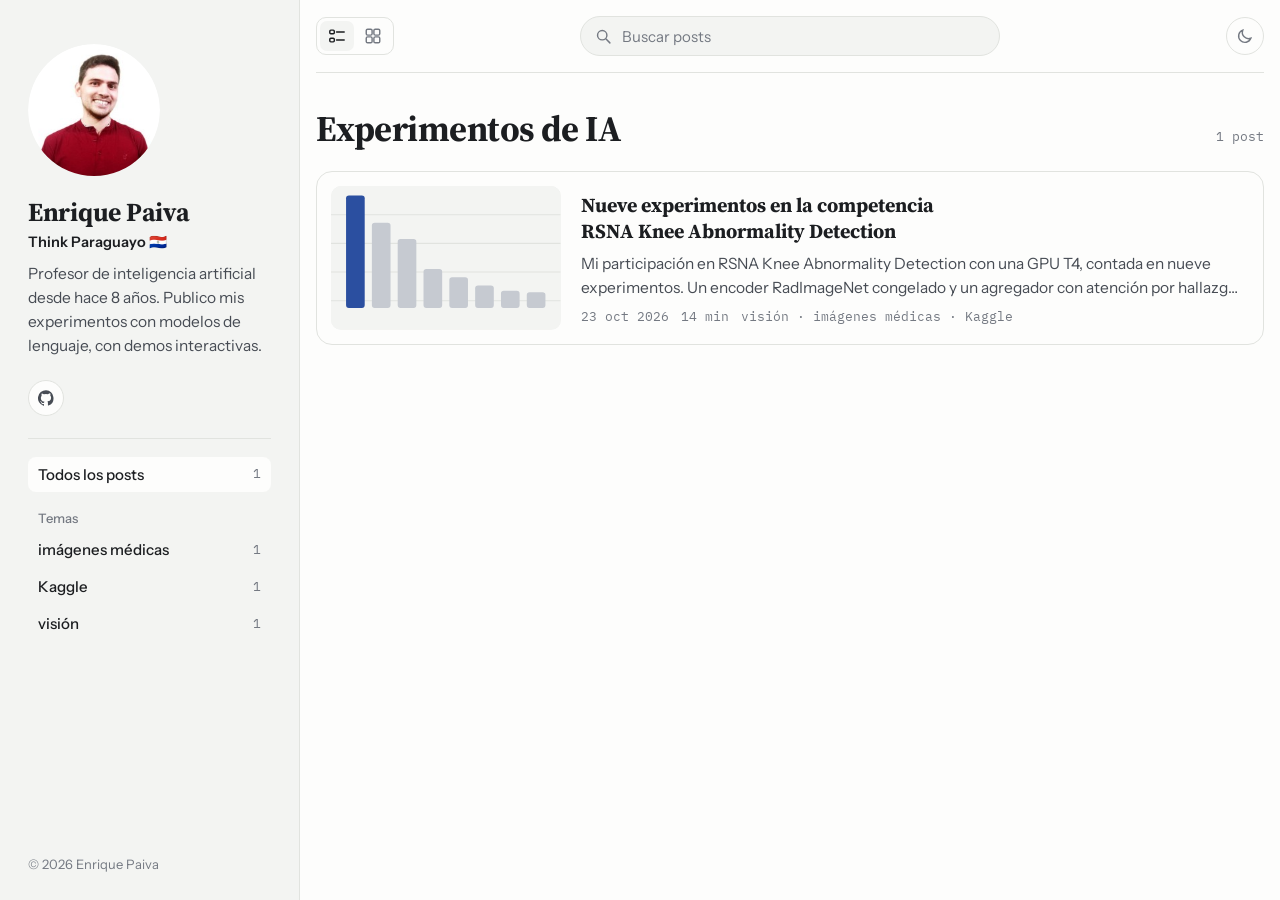
<file: index.html>
<!doctype html>
<html lang="es">
<head>
<meta charset="utf-8">
<meta name="viewport" content="width=device-width, initial-scale=1">
<link rel="preconnect" href="https://fonts.googleapis.com">
<link rel="preconnect" href="https://fonts.gstatic.com" crossorigin>
<link href="https://fonts.googleapis.com/css2?family=Source+Serif+4:ital,opsz,wght@0,8..60,400;0,8..60,600;0,8..60,700;1,8..60,400&family=IBM+Plex+Mono:wght@400;500&family=Instrument+Sans:wght@500;600&display=swap" rel="stylesheet">
<script>try{var t=localStorage.getItem("tema");if(t==="dark"||t==="light")document.documentElement.dataset.theme=t}catch(e){}</script>
<title>Enrique Paiva · Experimentos de IA</title>
<meta name="description" content="Experimentos con modelos de lenguaje, con demos interactivas. Blog de Enrique Paiva, Think Paraguayo.">
<link rel="stylesheet" href="assets/site.css?v=3">
</head>
<body data-root="" data-page="home">
<div class="shell">
  <aside class="side" id="side" aria-label="Perfil"></aside>
  <div class="content">
    <div class="toolbar" id="toolbar"></div>
    <main class="home">
      <div class="home-head">
        <h1>Experimentos de IA</h1>
        <span class="count" id="count"></span>
      </div>
      <div class="posts list" id="posts"></div>
      <p class="empty" id="empty" hidden>No hay posts que coincidan con «<span id="empty-q"></span>».</p>
      <div class="blank" id="blank" hidden>
        <span id="blank-art"></span>
        <h2>Todavía no hay posts</h2>
        <p>Aquí van a aparecer los experimentos, del más nuevo al más antiguo.</p>
      </div>
      <button type="button" class="more" id="more" hidden>Ver más posts</button>
    </main>
  </div>
</div>
<script src="assets/site.js?v=3"></script>
</body>
</html>
</file>
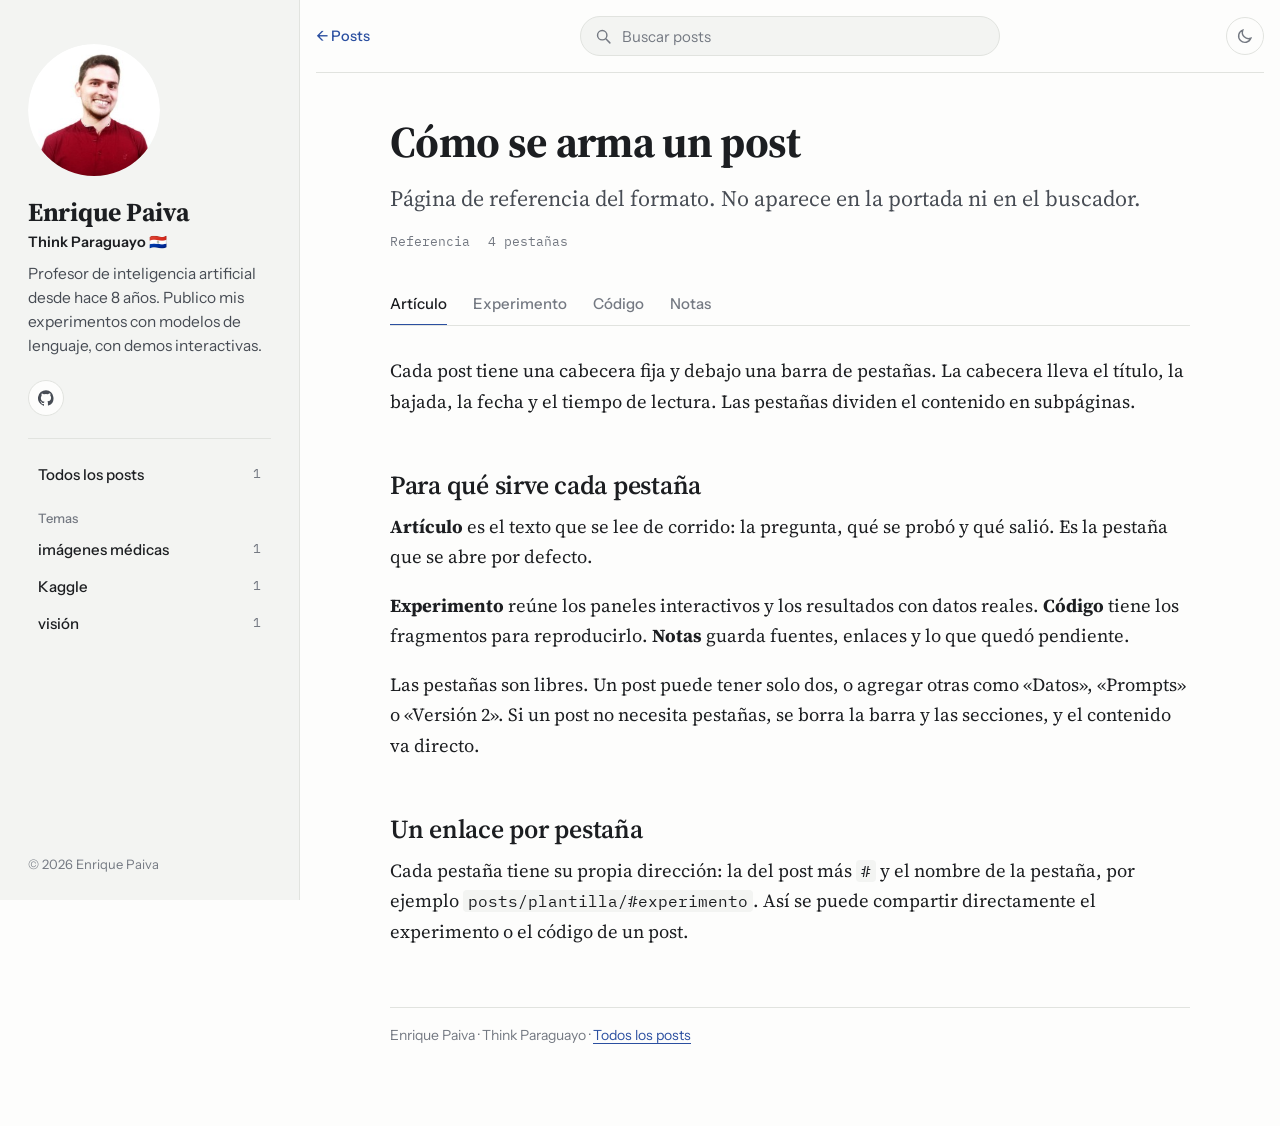
<file: posts/plantilla/index.html>
<!doctype html>
<html lang="es">
<head>
<meta charset="utf-8">
<meta name="viewport" content="width=device-width, initial-scale=1">
<link rel="preconnect" href="https://fonts.googleapis.com">
<link rel="preconnect" href="https://fonts.gstatic.com" crossorigin>
<link href="https://fonts.googleapis.com/css2?family=Source+Serif+4:ital,opsz,wght@0,8..60,400;0,8..60,600;0,8..60,700;1,8..60,400&family=IBM+Plex+Mono:wght@400;500&family=Instrument+Sans:wght@500;600&display=swap" rel="stylesheet">
<script>try{var t=localStorage.getItem("tema");if(t==="dark"||t==="light")document.documentElement.dataset.theme=t}catch(e){}</script>
<title>Cómo se arma un post · Enrique Paiva</title>
<meta name="robots" content="noindex">
<link rel="stylesheet" href="../../assets/site.css?v=3">
</head>
<body data-root="../../" data-page="post">
<div class="progress" id="progress" hidden></div>
<div class="shell">
  <aside class="side" id="side" aria-label="Perfil"></aside>
  <div class="content">
    <div class="toolbar" id="toolbar"></div>

    <!-- Página de referencia del formato. No figura en posts.json, así que no aparece en la portada.
         Para un post nuevo: copiar esta carpeta, cambiar el contenido y sumar su entrada en posts.json. -->
    <article class="col">
      <header class="post-head">
        <h1>Cómo se arma un post</h1>
        <p class="lead" style="margin-top:16px">Página de referencia del formato. No aparece en la portada ni en el buscador.</p>
        <div class="meta"><span>Referencia</span><span>4 pestañas</span></div>
      </header>
      <nav class="tabs" aria-label="Secciones del post">
        <a href="#articulo" data-tab="articulo">Artículo</a>
        <a href="#experimento" data-tab="experimento">Experimento</a>
        <a href="#codigo" data-tab="codigo">Código</a>
        <a href="#notas" data-tab="notas">Notas</a>
      </nav>

      <section class="tab-panel" data-tab="articulo">
        <p>Cada post tiene una cabecera fija y debajo una barra de pestañas. La cabecera lleva el título, la bajada, la fecha y el tiempo de lectura. Las pestañas dividen el contenido en subpáginas.</p>
        <h2>Para qué sirve cada pestaña</h2>
        <p><b>Artículo</b> es el texto que se lee de corrido: la pregunta, qué se probó y qué salió. Es la pestaña que se abre por defecto.</p>
        <p><b>Experimento</b> reúne los paneles interactivos y los resultados con datos reales. <b>Código</b> tiene los fragmentos para reproducirlo. <b>Notas</b> guarda fuentes, enlaces y lo que quedó pendiente.</p>
        <p>Las pestañas son libres. Un post puede tener solo dos, o agregar otras como «Datos», «Prompts» o «Versión 2». Si un post no necesita pestañas, se borra la barra y las secciones, y el contenido va directo.</p>
        <h2>Un enlace por pestaña</h2>
        <p>Cada pestaña tiene su propia dirección: la del post más <code>#</code> y el nombre de la pestaña, por ejemplo <code>posts/plantilla/#experimento</code>. Así se puede compartir directamente el experimento o el código de un post.</p>
      </section>

      <section class="tab-panel" data-tab="experimento" hidden>
        <p>Los paneles comparten un mismo formato: título, controles y resultado. Este calcula en vivo un softmax con temperatura sobre cuatro opciones.</p>
        <figure class="demo">
          <div class="demo-head"><b>Panel de ejemplo</b><span>softmax de 4 opciones</span></div>
          <div class="demo-body">
            <label class="ctl" for="pl-t"><span>Temperatura</span><input type="range" id="pl-t" min="0.1" max="3" step="0.05" value="1"><output id="pl-to">1,00</output></label>
            <div class="rows" id="pl-rows"></div>
            <div class="readout"><span>Opción más probable <b id="pl-top"></b></span></div>
          </div>
        </figure>
        <p>Los números de un post real salen de los archivos de resultados del experimento, nunca escritos a mano.</p>
      </section>

      <section class="tab-panel" data-tab="codigo" hidden>
        <p>El código va en bloques con botón para copiar.</p>
        <div class="code">
          <div class="code-head"><span>softmax.py</span><button class="btn" type="button" id="pl-copy">Copiar</button></div>
<pre id="pl-src"><span class="k">import</span> numpy <span class="k">as</span> np

<span class="k">def</span> softmax(z, T=1.0):
    z = np.array(z) / T
    p = np.exp(z - z.max())
    <span class="k">return</span> p / p.sum()</pre>
        </div>
      </section>

      <section class="tab-panel" data-tab="notas" hidden>
        <ul class="plain">
          <li>Fuentes: papers, documentación o conversaciones en las que se basa el experimento.</li>
          <li>Repositorio y versión exacta del código usado.</li>
          <li>Pendientes: lo que faltó probar y las ideas para una segunda parte.</li>
        </ul>
      </section>

      <p class="foot">Enrique Paiva · Think Paraguayo · <a href="../../index.html">Todos los posts</a></p>
    </article>
  </div>
</div>
<script src="../../assets/site.js?v=3"></script>
<script>
/* script propio del post: usa window.KIT */
(() => {
  const $ = (id) => document.getElementById(id);
  const L = ["A", "B", "C", "D"], Z = [2, 1, 0.5, 0], rows = KIT.makeRows($("pl-rows"), L);
  KIT.bindRange($("pl-t"), $("pl-to"), 2, (T) => {
    const e = Z.map((z) => Math.exp(z / T)), s = e.reduce((a, b) => a + b, 0), p = e.map((v) => v / s), top = p.indexOf(Math.max(...p));
    rows.forEach((r, i) => { r.fill.style.width = p[i] * 100 + "%"; r.val.textContent = KIT.pct(p[i]); r.row.classList.toggle("top", i === top); });
    $("pl-top").textContent = L[top] + " · " + KIT.pct(p[top]);
  });
  KIT.copyButton($("pl-copy"), $("pl-src"));
})();
</script>
</body>
</html>
</file>
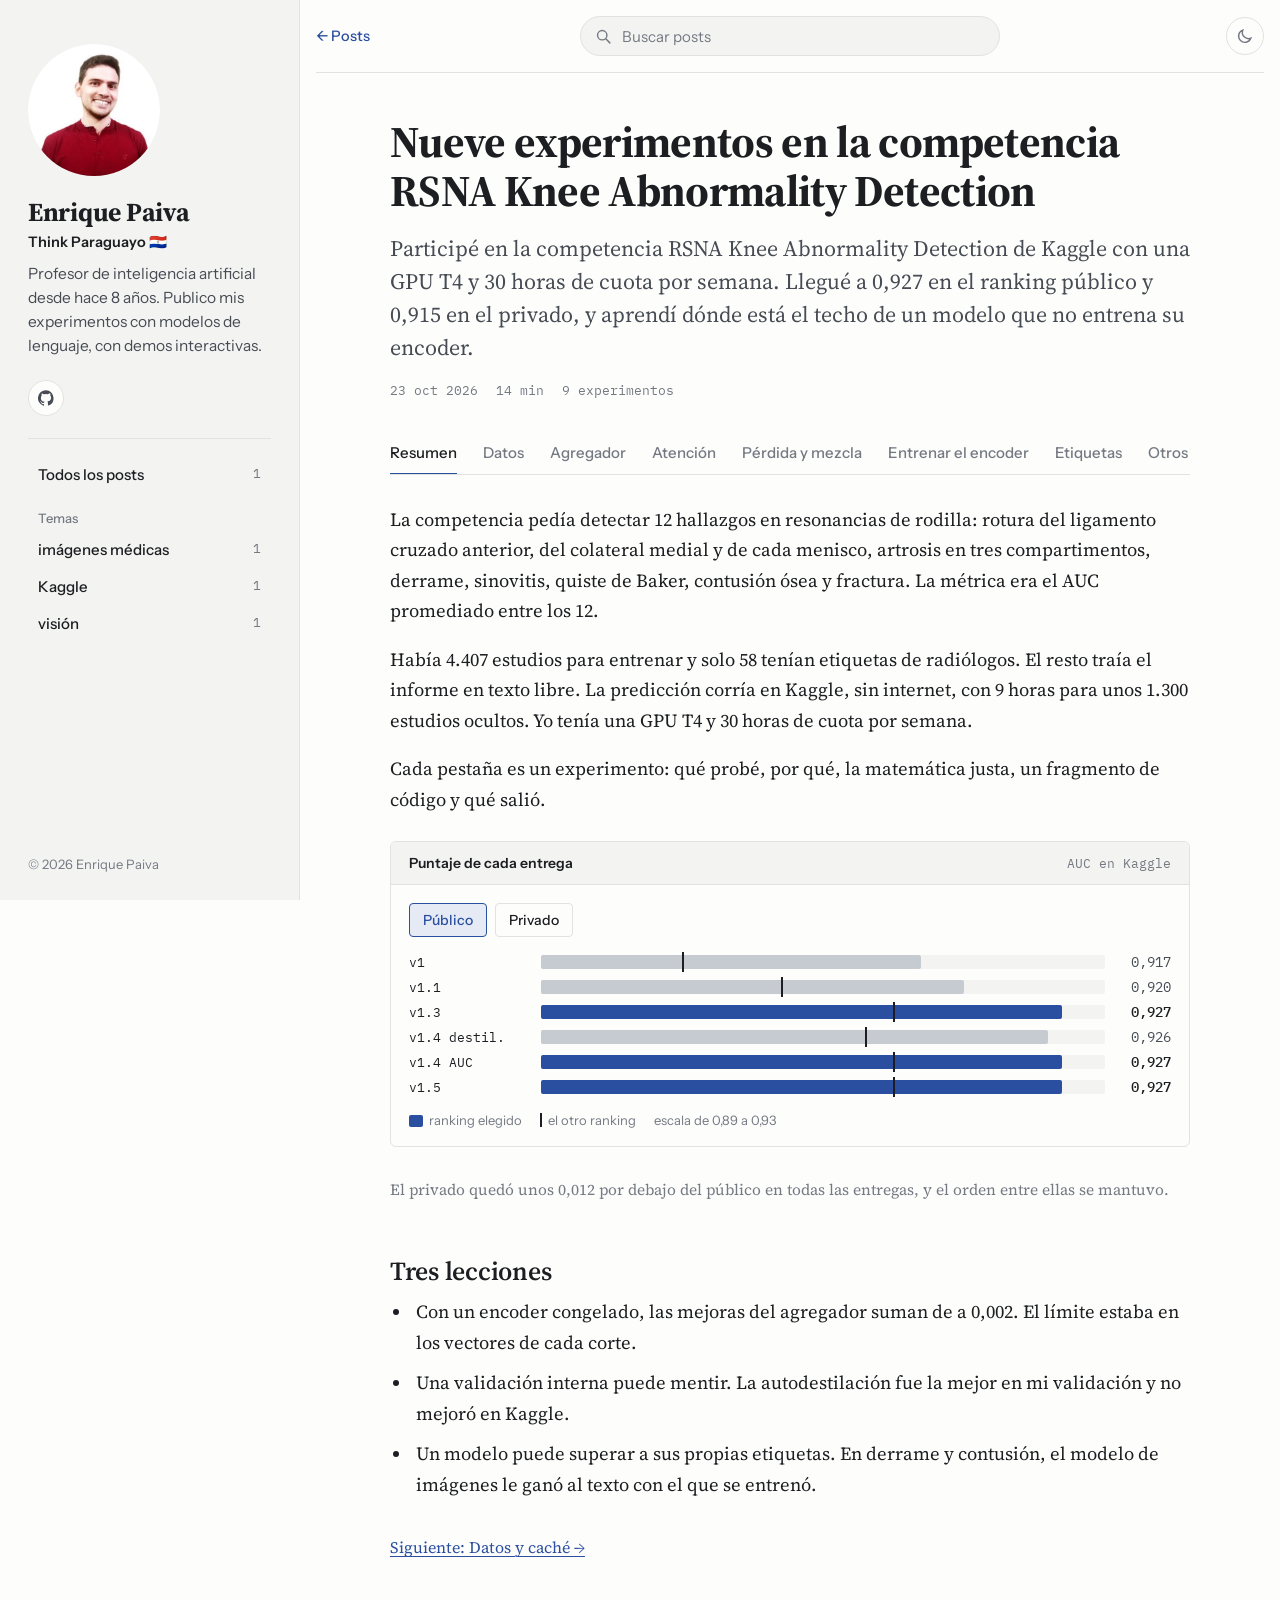
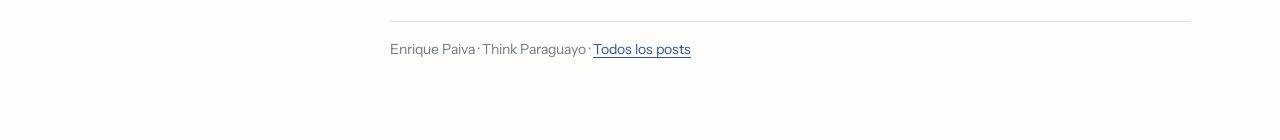
<file: posts/rsna-rodilla/index.html>
<!doctype html>
<html lang="es">
<head>
<meta charset="utf-8">
<meta name="viewport" content="width=device-width, initial-scale=1">
<link rel="preconnect" href="https://fonts.googleapis.com">
<link rel="preconnect" href="https://fonts.gstatic.com" crossorigin>
<link href="https://fonts.googleapis.com/css2?family=Source+Serif+4:ital,opsz,wght@0,8..60,400;0,8..60,600;0,8..60,700;1,8..60,400&family=IBM+Plex+Mono:wght@400;500&family=Instrument+Sans:wght@500;600&display=swap" rel="stylesheet">
<script>try{var t=localStorage.getItem("tema");if(t==="dark"||t==="light")document.documentElement.dataset.theme=t}catch(e){}</script>
<title>Nueve experimentos en la competencia RSNA Knee Abnormality Detection · Enrique Paiva</title>
<link rel="stylesheet" href="../../assets/site.css?v=3">
<style>.cmp{width:100%;border-collapse:collapse;font:400 15px var(--ui);margin:6px 0 22px}.cmp td{padding:8px;border-bottom:1px solid var(--rule);vertical-align:top}.log td:first-child{white-space:nowrap;font:400 13.5px var(--mono);color:var(--muted);width:5.5rem}.wrap{overflow-x:auto}.row .tk{font-size:13px}.formula{font-size:19px;line-height:1.9}.chips{display:flex;flex-wrap:wrap;gap:6px}.chips .btn{min-height:30px;padding:3px 10px;font:500 13px var(--mono)}.sub2{font:600 14px var(--ui);color:var(--ink-2);margin:8px 0 2px}</style>
</head>
<body data-root="../../" data-page="post">
<div class="progress" id="progress" hidden></div>
<div class="shell">
  <aside class="side" id="side" aria-label="Perfil"></aside>
  <div class="content">
    <div class="toolbar" id="toolbar"></div>

    <article class="col">
      <header class="post-head">
        <h1>Nueve experimentos en la competencia RSNA Knee Abnormality Detection</h1>
        <p class="lead" style="margin-top:16px">Participé en la competencia RSNA Knee Abnormality Detection de Kaggle con una GPU T4 y 30 horas de cuota por semana. Llegué a 0,927 en el ranking público y 0,915 en el privado, y aprendí dónde está el techo de un modelo que no entrena su encoder.</p>
        <div class="meta"><span>23 oct 2026</span><span>14 min</span><span>9 experimentos</span></div>
      </header>
      <nav class="tabs" aria-label="Experimentos">
        <a href="#resumen" data-tab="resumen">Resumen</a>
        <a href="#datos" data-tab="datos">Datos</a>
        <a href="#agregador" data-tab="agregador">Agregador</a>
        <a href="#atencion" data-tab="atencion">Atención</a>
        <a href="#perdida" data-tab="perdida">Pérdida y mezcla</a>
        <a href="#encoder" data-tab="encoder">Entrenar el encoder</a>
        <a href="#etiquetas" data-tab="etiquetas">Etiquetas</a>
        <a href="#encoders" data-tab="encoders">Otros encoders</a>
        <a href="#cierre" data-tab="cierre">Cierre</a>
      </nav>

      <section class="tab-panel" data-tab="resumen">
        <p>La competencia pedía detectar 12 hallazgos en resonancias de rodilla: rotura del ligamento cruzado anterior, del colateral medial y de cada menisco, artrosis en tres compartimentos, derrame, sinovitis, quiste de Baker, contusión ósea y fractura. La métrica era el AUC promediado entre los 12.</p>
        <p>Había 4.407 estudios para entrenar y solo 58 tenían etiquetas de radiólogos. El resto traía el informe en texto libre. La predicción corría en Kaggle, sin internet, con 9 horas para unos 1.300 estudios ocultos. Yo tenía una GPU T4 y 30 horas de cuota por semana.</p>
        <p>Cada pestaña es un experimento: qué probé, por qué, la matemática justa, un fragmento de código y qué salió.</p>
        <figure class="demo">
          <div class="demo-head"><b>Puntaje de cada entrega</b><span>AUC en Kaggle</span></div>
          <div class="demo-body">
            <div class="btns" role="group" aria-label="Ranking"><button class="btn" type="button" id="sb-pub" aria-pressed="true">Público</button><button class="btn" type="button" id="sb-prv" aria-pressed="false">Privado</button></div>
            <div class="rows" id="sb-rows"></div>
            <div class="legend"><span><i class="sw"></i>ranking elegido</span><span><i class="ln"></i>el otro ranking</span><span>escala de 0,89 a 0,93</span></div>
          </div>
        </figure>
        <p class="cap">El privado quedó unos 0,012 por debajo del público en todas las entregas, y el orden entre ellas se mantuvo.</p>
        <h2>Tres lecciones</h2>
        <ul class="plain">
          <li>Con un encoder congelado, las mejoras del agregador suman de a 0,002. El límite estaba en los vectores de cada corte.</li>
          <li>Una validación interna puede mentir. La autodestilación fue la mejor en mi validación y no mejoró en Kaggle.</li>
          <li>Un modelo puede superar a sus propias etiquetas. En derrame y contusión, el modelo de imágenes le ganó al texto con el que se entrenó.</li>
        </ul>
        <p class="note" style="margin-top:34px"><a href="#datos">Siguiente: Datos y caché →</a></p>
      </section>

      <section class="tab-panel" data-tab="datos" hidden>
        <h2>De un estudio a bolsas de cortes</h2>
        <p>Cada estudio trae varias series, y cada serie es una pila de cortes 2D en un plano: sagital, coronal o axial. En total eran 24.371 series, con una mediana de 30 cortes por serie y 512 píxeles de lado.</p>
        <p>Agrupé las series en 6 casilleros fijos según el plano y si la secuencia resalta el líquido, que es donde se ven derrame y edema. Si un estudio tiene dos series para el mismo casillero, al entrenar elijo una al azar y al predecir uso la de más cortes.</p>
        <figure class="diagram"><svg viewBox="0 0 640 100" role="img" aria-label="DICOM a Orientación a Espejo a 256 px a 6 casilleros"><rect x="0.0" y="18" width="107.2" height="64" rx="6"/><text x="53.6" y="46" text-anchor="middle">DICOM</text><text class="sm" x="53.6" y="66" text-anchor="middle">series del estudio</text><path d="M110.2 50 H128.2"/><path class="head" d="M132.2 50 l-7 -4 v8 z"/><rect x="133.2" y="18" width="107.2" height="64" rx="6"/><text x="186.8" y="46" text-anchor="middle">Orientación</text><text class="sm" x="186.8" y="66" text-anchor="middle">plano común</text><path d="M243.4 50 H261.4"/><path class="head" d="M265.4 50 l-7 -4 v8 z"/><rect x="266.4" y="18" width="107.2" height="64" rx="6"/><text x="320.0" y="46" text-anchor="middle">Espejo</text><text class="sm" x="320.0" y="66" text-anchor="middle">izquierda a derecha</text><path d="M376.6 50 H394.6"/><path class="head" d="M398.6 50 l-7 -4 v8 z"/><rect x="399.6" y="18" width="107.2" height="64" rx="6"/><text x="453.2" y="46" text-anchor="middle">256 px</text><text class="sm" x="453.2" y="66" text-anchor="middle">uint8 por serie</text><path d="M509.8 50 H527.8"/><path class="head" d="M531.8 50 l-7 -4 v8 z"/><rect class="hl" x="532.8" y="18" width="107.2" height="64" rx="6"/><text x="586.4" y="46" text-anchor="middle">6 casilleros</text><text class="sm" x="586.4" y="66" text-anchor="middle">plano y líquido</text></svg></figure>
        <h2>Orientación y espejo</h2>
        <p>Los equipos guardan las imágenes con orientaciones distintas. Con la geometría guardada en el DICOM reordeno cada serie a un mismo sistema de ejes, y además ordeno los cortes por su posición real. Así, en cada plano, filas, columnas y cortes apuntan siempre en la misma dirección anatómica.</p>
        <p>Después espejo las rodillas izquierdas para que se vean como derechas. Con eso, en coronal y axial el compartimento medial queda siempre del mismo lado de la imagen, y el modelo no tiene que aprender dos versiones de cada lesión.</p>
        <div class="code"><div class="code-head"><span>espejo.py</span><button class="btn" type="button" id="cp-datos">Copiar</button></div>
<pre id="src-datos"><span class="k">def</span> orientar(vol, izquierda, plano):
    <span class="c"># vol [cortes, alto, ancho] en orientación canónica</span>
    <span class="k">if</span> izquierda <span class="k">and</span> plano == "Sagittal":
        <span class="k">return</span> vol[::-1]          <span class="c"># invertir el orden de los cortes</span>
    <span class="k">return</span> vol[:, :, ::-1] <span class="k">if</span> izquierda <span class="k">else</span> vol</pre></div>
        <h2>Un caché para no leer DICOM dos veces</h2>
        <p>Leer los 820 mil archivos DICOM es lento. Los procesé una sola vez, en cuatro notebooks de CPU en paralelo, y guardé cada serie a 256 píxeles en enteros de 8 bits, con un recorte de intensidad entre los percentiles 0,5 y 99,5. Quedó un caché de 54 GB que usaron todos los experimentos siguientes.</p>
        <p class="note">En test no hay caché: el notebook de inferencia aplica el mismo código directo sobre los DICOM.</p>
        <p class="note" style="margin-top:34px"><a href="#agregador">Siguiente: Encoder congelado y agregador →</a></p>
      </section>

      <section class="tab-panel" data-tab="agregador" hidden>
        <h2>Por qué congelar el encoder</h2>
        <p>Entrenar una red de imágenes sobre 4.400 estudios, con cientos de cortes cada uno, no entraba en 30 horas semanales de T4. La alternativa fue usar una ResNet-50 preentrenada en RadImageNet, una base de 1,35 millones de imágenes médicas, y no tocarla. Cada corte entra a 224 píxeles y sale como un vector de 2048 números.</p>
        <p>Calculé esos vectores una vez para los 819.078 cortes. Todo lo que vino después se entrena sobre ellos, en CPU, sin gastar GPU.</p>
        <figure class="diagram"><svg viewBox="0 0 640 100" role="img" aria-label="Corte 224 px a ResNet-50 a Vector h a Agregador a 12 salidas"><rect x="0.0" y="18" width="107.2" height="64" rx="6"/><text x="53.6" y="46" text-anchor="middle">Corte 224 px</text><text class="sm" x="53.6" y="66" text-anchor="middle">gris en 3 canales</text><path d="M110.2 50 H128.2"/><path class="head" d="M132.2 50 l-7 -4 v8 z"/><rect x="133.2" y="18" width="107.2" height="64" rx="6"/><text x="186.8" y="46" text-anchor="middle">ResNet-50</text><text class="sm" x="186.8" y="66" text-anchor="middle">congelada</text><path d="M243.4 50 H261.4"/><path class="head" d="M265.4 50 l-7 -4 v8 z"/><rect x="266.4" y="18" width="107.2" height="64" rx="6"/><text x="320.0" y="46" text-anchor="middle">Vector h</text><text class="sm" x="320.0" y="66" text-anchor="middle">2048 números</text><path d="M376.6 50 H394.6"/><path class="head" d="M398.6 50 l-7 -4 v8 z"/><rect class="hl" x="399.6" y="18" width="107.2" height="64" rx="6"/><text x="453.2" y="46" text-anchor="middle">Agregador</text><text class="sm" x="453.2" y="66" text-anchor="middle">0,7 M parámetros</text><path d="M509.8 50 H527.8"/><path class="head" d="M531.8 50 l-7 -4 v8 z"/><rect x="532.8" y="18" width="107.2" height="64" rx="6"/><text x="586.4" y="46" text-anchor="middle">12 salidas</text><text class="sm" x="586.4" y="66" text-anchor="middle">una por hallazgo</text></svg></figure>
        <h2>Aprender de una bolsa de cortes</h2>
        <p>Cada estudio tiene una sola etiqueta para muchos cortes. Ese planteo se llama aprendizaje de instancias múltiples: el modelo tiene que descubrir qué cortes importan. Lo resolví con atención con compuertas, en dos niveles. Primero resume los cortes de cada serie, después las series del estudio.</p>
        <div class="formula">
          <i>a<sub>k</sub></i> = <i>w</i><sup>⊤</sup> ( tanh(<i>V h<sub>k</sub></i>) ⊙ σ(<i>U h<sub>k</sub></i>) )<br>
          <i>α<sub>k</sub></i> = <span class="frac"><span>exp(<i>a<sub>k</sub></i>)</span><span>Σ<sub>j</sub> exp(<i>a<sub>j</sub></i>)</span></span>
          &nbsp;&nbsp; <i>z</i> = Σ<sub>k</sub> <i>α<sub>k</sub> h<sub>k</sub></i>
        </div>
        <p>Cada corte <i>h<sub>k</sub></i> recibe un puntaje <i>a<sub>k</sub></i>. La rama con tanh decide qué contenido es relevante y la rama sigmoide funciona como compuerta. El softmax convierte los puntajes en pesos <i>α<sub>k</sub></i> que suman 1, y el resumen <i>z</i> es el promedio ponderado.</p>
        <figure class="demo">
          <div class="demo-head"><b>Simulador de atención</b><span>8 cortes de una serie</span></div>
          <div class="demo-body">
            <p class="sub2">Cortes donde se ve la lesión (tocar para cambiar)</p>
            <div class="chips" id="at-chips"></div>
            <label class="ctl" for="at-b"><span>Nitidez</span><input type="range" id="at-b" min="0" max="5" step="0.1" value="2.5"><output id="at-bo"></output></label>
            <div class="rows" id="at-rows"></div>
            <div class="readout"><span>Evidencia con atención <b id="at-att"></b></span><span>Con promedio simple <b id="at-avg"></b></span></div>
          </div>
        </figure>
        <p class="cap">La nitidez multiplica los puntajes antes del softmax. En cero, la atención es un promedio simple y la lesión se diluye entre los cortes sanos. Al subirla, el peso se concentra en los cortes con lesión.</p>
        <div class="code"><div class="code-head"><span>atencion.py</span><button class="btn" type="button" id="cp-att">Copiar</button></div>
<pre id="src-att"><span class="k">class</span> GatedAttnPool(nn.Module):
    <span class="k">def</span> __init__(self, dim, heads=1):
        super().__init__()
        self.v, self.u = nn.Linear(dim, dim // 2), nn.Linear(dim, dim // 2)
        self.w = nn.Linear(dim // 2, heads)

    <span class="k">def</span> forward(self, x, mask):  <span class="c"># x [..., L, D]</span>
        a = self.w(torch.tanh(self.v(x)) * torch.sigmoid(self.u(x)))
        a = a.masked_fill(~mask[..., None], -1e4).softmax(-2)
        <span class="k">return</span> torch.einsum("...lh,...ld->...hd", a, x), a</pre></div>
        <h2>Etiquetas suaves</h2>
        <p>Las etiquetas salieron de leer cada informe con un modelo de lenguaje, que devolvía una probabilidad por hallazgo. Un informe que dice "probable rotura" da algo cerca de 0,8. Entrené con entropía cruzada sobre esas probabilidades, y los 58 estudios con verdad pesan el triple.</p>
        <div class="formula"><i>L</i> = − <span class="frac"><span>1</span><span><i>N</i></span></span> Σ<sub>i</sub> <i>w<sub>i</sub></i> Σ<sub>c</sub> [ <i>y<sub>ic</sub></i> log <i>p<sub>ic</sub></i> + (1 − <i>y<sub>ic</sub></i>) log(1 − <i>p<sub>ic</sub></i>) ]</div>
        <h2>Resultado</h2>
        <p>Con 30 épocas, la primera versión dio 0,917 en Kaggle. La validación por época mostraba que el modelo llegaba a su mejor punto cerca de la época 7 y después memorizaba el ruido de las etiquetas. Con 10 épocas subió a 0,920. Para no hacer trampa, siempre usé la última época de un calendario fijo, sin elegir la mejor mirando la validación.</p>
        <p class="note" style="margin-top:34px"><a href="#atencion">Siguiente: Atención por hallazgo →</a></p>
      </section>

      <section class="tab-panel" data-tab="atencion" hidden>
        <h2>Una atención compartida hace competir a los hallazgos</h2>
        <p>En la versión anterior, la atención sobre los cortes era una sola para los 12 hallazgos. Pero cada lesión vive en lugares distintos. Una rotura del cruzado anterior se ve en dos o tres cortes sagitales del centro de la rodilla, y la artrosis en los cortes de los compartimentos. Con una atención compartida, esos cortes compiten por el mismo peso.</p>
        <p>La solución fue darle a cada hallazgo <i>c</i> su propio juego de pesos sobre los cortes, y después su propia atención sobre las series.</p>
        <div class="formula"><i>α<sub>k</sub><sup>(c)</sup></i> = softmax<sub>k</sub>( <i>w<sub>c</sub></i><sup>⊤</sup> ( tanh(<i>V h<sub>k</sub></i>) ⊙ σ(<i>U h<sub>k</sub></i>) ) ) &nbsp;&nbsp; <i>z<sup>(c)</sup></i> = Σ<sub>k</sub> <i>α<sub>k</sub><sup>(c)</sup> h<sub>k</sub></i></div>
        <p>Las matrices <i>V</i> y <i>U</i> se comparten. Solo cambia el vector <i>w<sub>c</sub></i>, así que el costo es mínimo: el agregador sigue en unos 0,73 millones de parámetros.</p>
        <figure class="demo">
          <div class="demo-head"><b>Compartida contra por hallazgo</b><span>10 cortes coronales</span></div>
          <div class="demo-body">
            <div class="btns" role="group" aria-label="Modo"><button class="btn" type="button" id="ph-sh" aria-pressed="true">Atención compartida</button><button class="btn" type="button" id="ph-pl" aria-pressed="false">Una por hallazgo</button></div>
            <p class="sub2">Pesos para el cruzado anterior (lesión en los cortes 5 y 6)</p>
            <div class="rows" id="ph-a"></div>
            <p class="sub2">Pesos para la artrosis (lesión en los cortes 1, 2, 9 y 10)</p>
            <div class="rows" id="ph-o"></div>
            <div class="readout"><span>Evidencia cruzado <b id="ph-ea"></b></span><span>Evidencia artrosis <b id="ph-eo"></b></span></div>
          </div>
        </figure>
        <p class="cap">Con una sola atención, el peso se reparte entre los seis cortes relevantes para alguno de los dos hallazgos, y cada uno recibe una parte de su evidencia. Con una por hallazgo, cada uno se queda con la suya.</p>
        <div class="code"><div class="code-head"><span>por_hallazgo.py</span><button class="btn" type="button" id="cp-pl">Copiar</button></div>
<pre id="src-pl"><span class="c"># antes: una cabeza para los 12 hallazgos</span>
slice_pool = GatedAttnPool(256, heads=1)
<span class="c"># después: una cabeza por hallazgo, cada uno arma su resumen de la serie</span>
slice_pool = GatedAttnPool(256, heads=12)   <span class="c"># [B, S, 12, D]</span>
s = series_mlp(s + slot_emb[:, None, :])
z, _ = LabelSeriesPool(256, heads=12)(s, series_mask)  <span class="c"># [B, 12, D]</span></pre></div>
        <h2>Resultado</h2>
        <p>En validación cruzada sobre los 4.349 estudios débiles, el cambio subió de 0,892 a 0,897. Le sumé un promedio exponencial de los pesos, que casi no movió nada. Mezclado con la versión anterior, el ranking público pasó de 0,920 a 0,927, el salto más grande del proyecto.</p>
        <figure class="demo">
          <div class="demo-head"><b>Cambio por hallazgo</b><span>v1.3 menos v1.1, validación cruzada</span></div>
          <div class="demo-body"><div class="rows" id="d13-rows"></div>
            <div class="legend"><span><i class="ln"></i>cero</span><span>escala de −0,006 a +0,014</span></div></div>
        </figure>
        <p class="cap">Mejoró en 11 de 12 hallazgos. Los que más subieron dependen de pocos cortes o de una zona puntual, como el quiste de Baker.</p>
        <p class="note" style="margin-top:34px"><a href="#perdida">Siguiente: Pérdida AUC, semillas y mezcla →</a></p>
      </section>

      <section class="tab-panel" data-tab="perdida" hidden>
        <h2>Qué mide el AUC</h2>
        <p>El AUC es la probabilidad de que un estudio positivo elegido al azar reciba un puntaje mayor que uno negativo. Solo mira el orden, nunca el valor de la probabilidad.</p>
        <div class="formula">AUC = <i>P</i>( <i>s</i><sub>+</sub> &gt; <i>s</i><sub>−</sub> ) = <span class="frac"><span>pares bien ordenados</span><span>positivos × negativos</span></span></div>
        <figure class="demo">
          <div class="demo-head"><b>Simulador de AUC</b><span>6 positivos y 6 negativos</span></div>
          <div class="demo-body">
            <label class="ctl" for="au-s"><span>Separación</span><input type="range" id="au-s" min="-1" max="3" step="0.05" value="0.6"><output id="au-so"></output></label>
            <p class="sub2">Positivos</p><div class="rows" id="au-p"></div>
            <p class="sub2">Negativos</p><div class="rows" id="au-n"></div>
            <div class="readout"><span>Pares bien ordenados <b id="au-ok"></b></span><span>AUC <b id="au-v"></b></span><span>Pérdida por pares <b id="au-l"></b></span></div>
          </div>
        </figure>
        <p class="cap">Al separar los puntajes, el AUC sube de a escalones, cada vez que un par cambia de orden. La pérdida por pares baja de forma continua, y por eso se puede optimizar con gradientes.</p>
        <h2>Una pérdida que se parece al AUC</h2>
        <p>La entropía cruzada empuja cada predicción hacia su etiqueta, estudio por estudio. Le agregué una pérdida que mira pares: para cada hallazgo, castiga los pares en que un negativo queda por encima de un positivo. Con etiquetas suaves, el par pesa <i>y<sub>i</sub></i>(1 − <i>y<sub>j</sub></i>), así un par dudoso cuenta poco.</p>
        <div class="formula"><i>L</i><sub>pares</sub> = <span class="frac"><span>Σ<sub>i,j</sub> <i>y<sub>i</sub></i>(1 − <i>y<sub>j</sub></i>) log(1 + e<sup><i>s<sub>j</sub></i> − <i>s<sub>i</sub></i></sup>)</span><span>Σ<sub>i,j</sub> <i>y<sub>i</sub></i>(1 − <i>y<sub>j</sub></i>)</span></span> &nbsp;&nbsp; <i>L</i> = <i>L</i><sub>BCE</sub> + 0,5 · <i>L</i><sub>pares</sub></div>
        <div class="code"><div class="code-head"><span>perdida_auc.py</span><button class="btn" type="button" id="cp-auc">Copiar</button></div>
<pre id="src-auc"><span class="k">def</span> pairwise_auc_loss(logits, y):
    d = logits[None, :, :] - logits[:, None, :]   <span class="c"># s_j - s_i</span>
    w = y[:, None, :] * (1 - y[None, :, :])       <span class="c"># y_i (1 - y_j)</span>
    num = (F.softplus(d) * w).sum((0, 1))
    den = w.sum((0, 1))
    ok = den > 1e-3
    <span class="k">return</span> (num[ok] / den[ok]).mean()</pre></div>
        <p>Subió la validación de 0,897 a 0,899, sin tocar las etiquetas ni la arquitectura.</p>
        <h2>Semillas</h2>
        <p>Cada entrenamiento tiene azar: la inicialización, el orden de los lotes y qué cortes se eligen. Entrené cada modelo con tres semillas y promedié. Lo que el modelo aprendió de verdad se repite en las tres, y los errores de azar se compensan.</p>
        <figure class="demo">
          <div class="demo-head"><b>Una semilla contra tres</b><span>validación cruzada, 4.349 estudios</span></div>
          <div class="demo-body"><div class="rows" id="sd-rows"></div><div class="legend"><span>escala de 0,880 a 0,905</span></div></div>
        </figure>
        <h2>Mezcla por rangos</h2>
        <p>Como el AUC solo mira el orden, dos modelos se mezclan promediando su percentil por hallazgo, sin calibrar probabilidades. La entrega final promedia v1.1 y v1.4 con pérdida por pares, tres semillas cada uno: 30 agregadores que corren en 5 segundos.</p>
        <div class="code"><div class="code-head"><span>mezcla.py</span><button class="btn" type="button" id="cp-rank">Copiar</button></div>
<pre id="src-rank">rank = <span class="k">lambda</span> p: pd.DataFrame(p).rank(pct=True).to_numpy()
p_v11 = np.mean([predecir(d) <span class="k">for</span> d <span class="k">in</span> V11_SEMILLAS], 0)
p_auc = np.mean([predecir(d) <span class="k">for</span> d <span class="k">in</span> AUC_SEMILLAS], 0)
final = (rank(p_v11) + rank(p_auc)) / 2</pre></div>
        <p>En validación, la mezcla final llegó a 0,902. En Kaggle quedó en 0,927, igual que v1.3. El ranking público se calcula sobre una parte de los 1.300 estudios ocultos, y no alcanza para ver diferencias de 0,002.</p>
        <p class="note" style="margin-top:34px"><a href="#encoder">Siguiente: Entrenar el encoder →</a></p>
      </section>

      <section class="tab-panel" data-tab="encoder" hidden>
        <h2>Afinar la última capa</h2>
        <p>Si el límite estaba en los vectores, lo natural era dejar que el encoder aprendiera. Primero probé lo más barato: congelar todo salvo el último bloque de la ResNet y entrenarlo junto con el agregador. En el fold 0, la validación pasó de 0,8828 a 0,8835, una diferencia de 0,0007 en 49 minutos de GPU.</p>
        <h2>Un encoder moderno, entrenado completo</h2>
        <p>Después entrené un ConvNeXt V2 Tiny de punta a punta, en 2.5D: cada corte entra con sus dos vecinos como canales, así la red ve un poco del volumen alrededor.</p>
        <figure class="diagram"><svg viewBox="0 0 640 100" role="img" aria-label="Corte k−1 a Corte k a Corte k+1 a ConvNeXt V2 a Agregador"><rect x="0.0" y="18" width="107.2" height="64" rx="6"/><text x="53.6" y="46" text-anchor="middle">Corte k−1</text><text class="sm" x="53.6" y="66" text-anchor="middle">canal 1</text><path d="M110.2 50 H128.2"/><path class="head" d="M132.2 50 l-7 -4 v8 z"/><rect x="133.2" y="18" width="107.2" height="64" rx="6"/><text x="186.8" y="46" text-anchor="middle">Corte k</text><text class="sm" x="186.8" y="66" text-anchor="middle">canal 2</text><path d="M243.4 50 H261.4"/><path class="head" d="M265.4 50 l-7 -4 v8 z"/><rect x="266.4" y="18" width="107.2" height="64" rx="6"/><text x="320.0" y="46" text-anchor="middle">Corte k+1</text><text class="sm" x="320.0" y="66" text-anchor="middle">canal 3</text><path d="M376.6 50 H394.6"/><path class="head" d="M398.6 50 l-7 -4 v8 z"/><rect class="hl" x="399.6" y="18" width="107.2" height="64" rx="6"/><text x="453.2" y="46" text-anchor="middle">ConvNeXt V2</text><text class="sm" x="453.2" y="66" text-anchor="middle">entrenable, 28 M</text><path d="M509.8 50 H527.8"/><path class="head" d="M531.8 50 l-7 -4 v8 z"/><rect x="532.8" y="18" width="107.2" height="64" rx="6"/><text x="586.4" y="46" text-anchor="middle">Agregador</text><text class="sm" x="586.4" y="66" text-anchor="middle">desde cero</text></svg></figure>
        <div class="code"><div class="code-head"><span>vecinos_25d.py</span><button class="btn" type="button" id="cp-25d">Copiar</button></div>
<pre id="src-25d"><span class="c"># índices de los cortes elegidos y sus vecinos, recortados a los bordes</span>
kk = np.clip(k[:, <span class="k">None</span>] + np.array([-1, 0, 1]), 0, n - 1)   <span class="c"># [L, 3]</span>
vol = volumen[kk.ravel()].reshape(len(k), 3, H, W)      <span class="c"># 3 canales por corte</span></pre></div>
        <figure class="demo">
          <div class="demo-head"><b>ConvNeXt V2 por época</b><span>fold 0, 882 estudios</span></div>
          <div class="demo-body">
            <div class="btns" role="group" aria-label="Cortes"><button class="btn" type="button" id="cx-16" aria-pressed="true">16 cortes</button><button class="btn" type="button" id="cx-24" aria-pressed="false">24 cortes</button></div>
            <div class="rows" id="cx-rows"></div>
            <div class="legend"><span><i class="ln"></i>modelo congelado en los mismos estudios</span><span>escala de 0,74 a 0,90</span></div>
          </div>
        </figure>
        <p>Con 16 cortes por serie y 5 épocas terminó en 0,844, contra 0,884 del modelo congelado. La curva seguía subiendo. Pensé que faltaban los cortes de los bordes, donde están el menisco lateral y el colateral medial, y repetí con 24. Un error mío al estimar el tiempo cortó esa corrida en 3 épocas, pero alcanzó para ver que los hallazgos laterales seguían igual de mal.</p>
        <p class="note">Mezclado con el modelo congelado sumaba 0,003 en validación. No justificaba las 16 horas de GPU que costaban los otros cuatro folds.</p>
        <h2>Por qué no alcanzó</h2>
        <p>El ConvNeXt partía de ImageNet, fotos comunes, y tenía 3.500 estudios para aprender a mirar resonancias. RadImageNet ya traía más de un millón de imágenes médicas vistas. Para que un encoder entrenado supere a uno médico congelado hacen falta más datos, más resolución o más épocas, y las tres cosas cuestan GPU.</p>
        <p class="note" style="margin-top:34px"><a href="#etiquetas">Siguiente: Las etiquetas →</a></p>
      </section>

      <section class="tab-panel" data-tab="etiquetas" hidden>
        <h2>El modelo supera a su etiqueta</h2>
        <p>Las etiquetas de entrenamiento tienen un AUC de 0,888 contra los 58 estudios con verdad. Comparé hallazgo por hallazgo esas etiquetas con las predicciones del modelo final.</p>
        <figure class="demo">
          <div class="demo-head"><b>Modelo contra etiqueta</b><span>58 estudios con verdad</span></div>
          <div class="demo-body">
            <div class="btns" role="group" aria-label="Orden"><button class="btn" type="button" id="gd-name" aria-pressed="true">Orden original</button><button class="btn" type="button" id="gd-diff" aria-pressed="false">Por diferencia</button></div>
            <div class="rows" id="gd-rows"></div>
            <div class="legend"><span><i class="sw"></i>gana el modelo de imágenes</span><span><i class="ln"></i>etiqueta del modelo de lenguaje</span><span>escala de 0,70 a 1,00</span></div>
            <div class="readout"><span>El modelo gana en <b id="gd-win"></b> de 12</span><span>Promedio modelo <b id="gd-m"></b></span><span>Promedio etiqueta <b id="gd-j"></b></span></div>
          </div>
        </figure>
        <p>En derrame, contusión y artrosis, el modelo le gana a la etiqueta. Los informes son ambiguos en esos hallazgos, y al promediar miles de estudios el error de cada informe se compensa. En ligamentos y meniscos el informe es claro y la imagen no alcanza.</p>
        <p class="note">Con 9 a 35 positivos por hallazgo, diferencias menores a unos 0,05 pueden ser ruido. El patrón por grupos sí es consistente.</p>
        <h2>Mejores etiquetas no ayudaron</h2>
        <p>Probé dos veces promediar las etiquetas con otro etiquetador: uno propio, con otro modelo de lenguaje, y el mejor de 33 archivos públicos de otros participantes, que en los 58 estudios llegaba a 0,899. Ninguno mejoró. Si el modelo ya aprende a pesar del ruido, cambiar la etiqueta aporta poco.</p>
        <h2>La autodestilación y su filtración</h2>
        <p>La autodestilación entrena un modelo nuevo con un objetivo mezclado: la mitad es la etiqueta y la mitad es la predicción del ensamble.</p>
        <div class="formula"><i>ỹ<sub>i</sub></i> = 0,5 · <i>y<sub>i</sub></i> + 0,5 · <i>p</i><sub><i>i</i></sub><sup>maestro</sup></div>
        <p>Usé predicciones fuera de fold: cada estudio fue predicho por un modelo que no lo vio. Parecía seguro, pero hay una fuga indirecta. Para validar en el fold 1, el alumno entrena con objetivos de los folds 2 a 5, y esos objetivos los generaron maestros que sí habían entrenado con el fold 1.</p>
        <figure class="diagram"><svg viewBox="0 0 640 170" role="img" aria-label="El maestro vio el fold de validación del alumno">
          <rect x="0" y="20" width="190" height="56" rx="6"/><text x="95" y="44" text-anchor="middle">Maestro</text><text class="sm" x="95" y="62" text-anchor="middle">entrenó con folds 1, 3, 4, 5</text>
          <rect x="225" y="20" width="190" height="56" rx="6"/><text x="320" y="44" text-anchor="middle">Objetivo del fold 2</text><text class="sm" x="320" y="62" text-anchor="middle">predicción del maestro</text>
          <rect x="450" y="20" width="190" height="56" rx="6"/><text x="545" y="44" text-anchor="middle">Alumno</text><text class="sm" x="545" y="62" text-anchor="middle">entrena con 2, 3, 4, 5</text>
          <rect class="hl" x="450" y="104" width="190" height="56" rx="6"/><text x="545" y="128" text-anchor="middle">Validación</text><text class="sm" x="545" y="146" text-anchor="middle">fold 1</text>
          <path d="M193 48 H218"/><path class="head" d="M222 48 l-7 -4 v8 z"/>
          <path d="M418 48 H443"/><path class="head" d="M447 48 l-7 -4 v8 z"/>
          <path d="M95 79 V132 H443"/><path class="head" d="M447 132 l-7 -4 v8 z"/>
          <text class="sm" x="270" y="124" text-anchor="middle">el fold 1 llegó al alumno a través del maestro</text>
        </svg></figure>
        <p>La validación subió a 0,902, la mejor de todas, y en Kaggle dio 0,926. El ranking, que no tiene esta fuga, confirmó que la mejora era falsa.</p>
        <figure class="demo">
          <div class="demo-head"><b>Todas las variantes del agregador</b><span>validación cruzada, mismos estudios</span></div>
          <div class="demo-body">
            <div class="btns" role="group" aria-label="Referencia"><button class="btn" type="button" id="of-w" aria-pressed="true">4.349 débiles</button><button class="btn" type="button" id="of-g" aria-pressed="false">58 con verdad</button></div>
            <div class="rows" id="of-rows"></div>
            <div class="legend"><span><i class="ln"></i>v1.1, la base</span><span>escala de 0,86 a 0,92</span></div>
          </div>
        </figure>
        <p class="note" style="margin-top:34px"><a href="#encoders">Siguiente: Otros encoders →</a></p>
      </section>

      <section class="tab-panel" data-tab="encoders" hidden>
        <h2>Una sonda lineal para comparar encoders</h2>
        <p>Probar un encoder nuevo completo cuesta horas de GPU. Para decidir antes, armé una prueba chica: 240 estudios, hasta 16 cortes por serie y los mismos cortes para todas las variantes. Por estudio, guardo la media y el máximo de los vectores de cada casillero, y entreno una regresión logística con validación cruzada de 5 folds. No es el AUC final, sirve para comparar.</p>
        <figure class="diagram"><svg viewBox="0 0 640 100" role="img" aria-label="240 estudios a Encoder a Media y máximo a Regresión a AUC macro"><rect x="0.0" y="18" width="107.2" height="64" rx="6"/><text x="53.6" y="46" text-anchor="middle">240 estudios</text><text class="sm" x="53.6" y="66" text-anchor="middle">mismos cortes</text><path d="M110.2 50 H128.2"/><path class="head" d="M132.2 50 l-7 -4 v8 z"/><rect class="hl" x="133.2" y="18" width="107.2" height="64" rx="6"/><text x="186.8" y="46" text-anchor="middle">Encoder</text><text class="sm" x="186.8" y="66" text-anchor="middle">la variante</text><path d="M243.4 50 H261.4"/><path class="head" d="M265.4 50 l-7 -4 v8 z"/><rect x="266.4" y="18" width="107.2" height="64" rx="6"/><text x="320.0" y="46" text-anchor="middle">Media y máximo</text><text class="sm" x="320.0" y="66" text-anchor="middle">por casillero</text><path d="M376.6 50 H394.6"/><path class="head" d="M398.6 50 l-7 -4 v8 z"/><rect x="399.6" y="18" width="107.2" height="64" rx="6"/><text x="453.2" y="46" text-anchor="middle">Regresión</text><text class="sm" x="453.2" y="66" text-anchor="middle">logística, 5 folds</text><path d="M509.8 50 H527.8"/><path class="head" d="M531.8 50 l-7 -4 v8 z"/><rect x="532.8" y="18" width="107.2" height="64" rx="6"/><text x="586.4" y="46" text-anchor="middle">AUC macro</text><text class="sm" x="586.4" y="66" text-anchor="middle">comparable</text></svg></figure>
        <h2>MedSigLIP</h2>
        <p>MedSigLIP es el encoder visual de MedGemma, de Google: un transformer de unos 400 millones de parámetros entrenado con imágenes médicas y sus informes. Lo probé con el caché ampliado a 448 píxeles, con el caché a 224 y con los DICOM originales leídos a 448, para ver si la resolución perdida en el caché importaba.</p>
        <h2>Pirámides de features</h2>
        <p>Las redes de detección combinan capas tempranas, con detalle local, y capas profundas, con semántica. Sobre la misma ResNet probé una capa intermedia (L3), grillas espaciales (SPP), un zoom al centro de la rodilla (Z160 y Z128) y la imagen ampliada a 320 píxeles.</p>
        <div class="code"><div class="code-head"><span>zoom.py</span><button class="btn" type="button" id="cp-zoom">Copiar</button></div>
<pre id="src-zoom"><span class="k">def</span> mapas(x, recorte=<span class="k">None</span>, lado=224):
    <span class="k">if</span> recorte:                                  <span class="c"># zoom central</span>
        o = (x.shape[-1] - recorte) // 2
        x = x[..., o:o + recorte, o:o + recorte]
    x = F.interpolate(x, size=(lado, lado), mode="bilinear", antialias=True)
    m3 = layer3(stem(normalizar(x)))
    <span class="k">return</span> m3, layer4(m3)</pre></div>
        <figure class="demo">
          <div class="demo-head"><b>Resultados de las dos pruebas</b><span>sonda lineal, 240 estudios</span></div>
          <div class="demo-body">
            <div class="btns" role="group" aria-label="Prueba"><button class="btn" type="button" id="ex-msl" aria-pressed="true">MedSigLIP</button><button class="btn" type="button" id="ex-pyr" aria-pressed="false">Pirámides</button></div>
            <div class="rows" id="ex-rows"></div>
            <div class="readout"><span id="ex-note"></span></div>
          </div>
        </figure>
        <p class="cap">Las dos pruebas usan sondas distintas, así que sus números no se comparan entre sí. Dentro de cada una, todas las variantes ven los mismos estudios y cortes.</p>
        <p>RadImageNet le ganó a MedSigLIP por unos 0,06, y leer los DICOM originales no ayudó. A 448 píxeles, MedSigLIP procesaba 13,1 imágenes por segundo en la T4, unas 17 horas para todos los cortes. En las pirámides, solo sumar el zoom a la vista completa superó al vector actual, por 0,010, dentro del margen de ruido de una prueba con 240 estudios.</p>
        <p class="note" style="margin-top:34px"><a href="#cierre">Siguiente: Cierre →</a></p>
      </section>

      <section class="tab-panel" data-tab="cierre" hidden>
        <h2>Dónde quedó el techo</h2>
        <p>Terminé en 0,927 en el ranking público, puesto 3.995 de 6.425 equipos, y 0,915 en el privado. El primero del público tenía 0,970 y la mediana era 0,942.</p>
        <p>Todas las mejoras del agregador tocaban cómo se combinan los vectores de cada corte, y el límite estaba en esos vectores. Una ResNet congelada a 224 píxeles no distingue bien una rotura de menisco que aparece en dos cortes de treinta.</p>
        <h2>Qué hicieron los primeros</h2>
        <p>Leí los notebooks públicos que llegaban a 0,95. Comparten la base con lo que hice: cortes vecinos como canales, atención por hallazgo y mezcla por rangos. La diferencia está en cuánta información recibe el encoder y en que lo entrenan.</p>
        <ul class="plain">
          <li>Recortan 140 mm alrededor de la articulación usando el tamaño real del píxel, y trabajan a 384 píxeles.</li>
          <li>Agregan vistas ampliadas de cada compartimento: central, patelofemoral, posterior, medial y lateral.</li>
          <li>Entrenan el encoder con tareas auxiliares sobre otras bases, como cajas de lesiones de fastMRI+.</li>
          <li>Usan mucha más GPU que una T4, y varios parten de pesos entrenados con OAI, una base externa cuyo uso el organizador nunca terminó de aclarar.</li>
        </ul>
        <h2>Bitácora</h2>
        <p>Cada fila es un notebook o una entrega en Kaggle. Los notebooks son privados.</p>
        <div class="wrap"><table class="cmp log">
          <tbody>
            <tr><td>08 oct</td><td>Exploración de los datos, censo de las 24.371 series y elección del formato del caché.</td></tr>
            <tr><td>08 oct</td><td>Caché de 256 píxeles en cuatro partes en paralelo, consolidación y control de calidad.</td></tr>
            <tr><td>08 oct</td><td>Vectores de RadImageNet para los 819.078 cortes.</td></tr>
            <tr><td>10 oct</td><td>Agregador v1 con 5 folds y primera entrega: 0,917 en el público.</td></tr>
            <tr><td>10 oct</td><td>v1.1, el mismo modelo con 10 épocas: 0,920.</td></tr>
            <tr><td>11 oct</td><td>Afinar la última capa de la ResNet: 0,0007 de mejora en validación. Descartado.</td></tr>
            <tr><td>11 oct</td><td>ConvNeXt V2 entrenado completo con 16 y 24 cortes: 0,844 contra 0,884 del congelado.</td></tr>
            <tr><td>12 oct</td><td>v1.2 con etiquetas promediadas con otro modelo de lenguaje: peor en los 58 estudios con verdad.</td></tr>
            <tr><td>12 oct</td><td>v1.3, atención por hallazgo sobre los cortes: 0,927 mezclada con v1.1.</td></tr>
            <tr><td>13 oct</td><td>v1.4 en paralelo: autodestilación (0,926) y pérdida por pares (0,927).</td></tr>
            <tr><td>13 oct</td><td>Dos semillas más por modelo y entrega v1.5 con 30 agregadores: 0,927.</td></tr>
            <tr><td>13 oct</td><td>MedSigLIP contra RadImageNet en una sonda lineal: 0,742 contra 0,800.</td></tr>
            <tr><td>13 oct</td><td>Revisión de 33 archivos de etiquetas públicas y v1.6 con la mejor: sin mejora.</td></tr>
            <tr><td>13 oct</td><td>Pirámides de features sobre RadImageNet: solo el zoom junto a la vista completa da una señal débil.</td></tr>
            <tr><td>22 oct</td><td>Cierre de la competencia: 0,915 en el ranking privado.</td></tr>
          </tbody>
        </table></div>
        <h2>Notas</h2>
        <ul class="plain">
          <li>Encoder: ResNet-50 con los pesos públicos de RadImageNet. MedSigLIP 448 de Google, bajo los términos de Health AI Developer Foundations.</li>
          <li>Etiquetas: extraídas de los informes con un modelo de lenguaje. De los 33 archivos públicos de etiquetas que revisé, 8 copiaban las etiquetas reales de los 58 estudios y no se podían evaluar.</li>
          <li>Validación: los paneles usan predicciones fuera de fold, sobre los mismos estudios. Contra etiquetas débiles, el AUC queda comprimido por el ruido.</li>
          <li>Pendiente: entrenar el encoder con recortes anatómicos a 384 píxeles.</li>
        </ul>
      </section>

      <p class="foot">Enrique Paiva · Think Paraguayo · <a href="../../index.html">Todos los posts</a></p>
    </article>
  </div>
</div>
<script src="../../assets/site.js?v=3"></script>
<script>
(() => {
  const $ = (id) => document.getElementById(id), D = {"subs": [{"n": "v1", "pub": 0.917, "prv": 0.9}, {"n": "v1.1", "pub": 0.92, "prv": 0.907}, {"n": "v1.3", "pub": 0.927, "prv": 0.915}, {"n": "v1.4 destil.", "pub": 0.926, "prv": 0.913}, {"n": "v1.4 AUC", "pub": 0.927, "prv": 0.915}, {"n": "v1.5", "pub": 0.927, "prv": 0.915}], "gold": [{"label": "ACL", "pos": 24, "jev": 0.987, "model": 0.956}, {"label": "MCL", "pos": 9, "jev": 0.961, "model": 0.902}, {"label": "Medial Meniscus", "pos": 26, "jev": 0.954, "model": 0.919}, {"label": "Lateral Meniscus", "pos": 23, "jev": 0.894, "model": 0.839}, {"label": "Medial OA", "pos": 15, "jev": 0.924, "model": 0.984}, {"label": "Lateral OA", "pos": 11, "jev": 0.803, "model": 0.912}, {"label": "PF OA", "pos": 21, "jev": 0.919, "model": 0.824}, {"label": "Effusion", "pos": 35, "jev": 0.835, "model": 0.952}, {"label": "Synovitis", "pos": 27, "jev": 0.757, "model": 0.79}, {"label": "Baker's", "pos": 12, "jev": 0.894, "model": 0.934}, {"label": "Contusion", "pos": 19, "jev": 0.804, "model": 0.919}, {"label": "Fracture", "pos": 18, "jev": 0.921, "model": 0.949}], "oof": [{"name": "v1", "weak": 0.8756, "gold": 0.8783}, {"name": "v1.1", "weak": 0.892, "gold": 0.8969}, {"name": "v1.2 Perplexity", "weak": 0.891, "gold": 0.89}, {"name": "v1.3 atención", "weak": 0.8966, "gold": 0.8961}, {"name": "v1.4 AUC", "weak": 0.899, "gold": 0.905}, {"name": "v1.4 destilación", "weak": 0.9025, "gold": 0.9145}, {"name": "v1.6 flight0234", "weak": 0.8942, "gold": 0.9039}, {"name": "v1.1 + v1.3", "weak": 0.899, "gold": 0.901}, {"name": "v1.5 final", "weak": 0.9016, "gold": 0.905}], "msl": [{"n": "RadImageNet", "v": 0.8002}, {"n": "MedSigLIP 448", "v": 0.7416}, {"n": "MedSigLIP DICOM", "v": 0.7378}, {"n": "MedSigLIP 224", "v": 0.7357}], "pyr": [{"n": "L4+Z160", "v": 0.7918}, {"n": "L4", "v": 0.7821}, {"n": "L4+L3", "v": 0.7778}, {"n": "SPP-LR", "v": 0.7764}, {"n": "Z160", "v": 0.7697}, {"n": "L4@320", "v": 0.7607}, {"n": "SPP-2x2", "v": 0.7568}, {"n": "Z128", "v": 0.7485}, {"n": "L3", "v": 0.7176}], "c16": [{"ep": 0, "weak": 0.7561, "v11": 0.8845}, {"ep": 1, "weak": 0.8029, "v11": 0.8845}, {"ep": 2, "weak": 0.8293, "v11": 0.8845}, {"ep": 3, "weak": 0.8419, "v11": 0.8845}, {"ep": 4, "weak": 0.8442, "v11": 0.8845}], "c24": [{"ep": 0, "weak": 0.7654, "v11": 0.8845}, {"ep": 1, "weak": 0.8025, "v11": 0.8845}, {"ep": 2, "weak": 0.8095, "v11": 0.8845}], "d13": [{"label": "ACL", "d": 0.0071}, {"label": "MCL", "d": -0.0049}, {"label": "Medial Meniscus", "d": 0.0029}, {"label": "Lateral Meniscus", "d": 0.0085}, {"label": "Medial OA", "d": 0.0002}, {"label": "Lateral OA", "d": 0.0005}, {"label": "PF OA", "d": 0.003}, {"label": "Effusion", "d": 0.0079}, {"label": "Synovitis", "d": 0.0092}, {"label": "Baker's", "d": 0.0126}, {"label": "Contusion", "d": 0.0056}, {"label": "Fracture", "d": 0.0026}], "seeds": {"v11": [0.892, 0.8924, 0.8918], "v11_avg": 0.894, "auc": [0.899, 0.8994, 0.8985], "auc_avg": 0.9008}, "es": {"ACL": "LCA", "MCL": "LCM", "Medial Meniscus": "Menisco medial", "Lateral Meniscus": "Menisco lateral", "Medial OA": "Artrosis medial", "Lateral OA": "Artrosis lateral", "PF OA": "Artrosis PF", "Effusion": "Derrame", "Synovitis": "Sinovitis", "Baker's": "Quiste de Baker", "Contusion": "Contusión", "Fracture": "Fractura"}};
  const f3 = (x) => KIT.nf(x, 3), W = (v, lo, hi) => Math.max(0, Math.min(1, (v - lo) / (hi - lo))) * 100 + "%";
  function toggle(ids, fn) {
    ids.forEach((id, i) => $(id).addEventListener("click", () => { ids.forEach((o, j) => $(o).setAttribute("aria-pressed", String(i === j))); fn(i); }));
    fn(0);
  }
  function paint(host, items, lo, hi, best, fmt) {
    host.innerHTML = "";
    const rows = KIT.makeRows(host, items.map((it) => it.n)), top = Math.max(...items.map((it) => it.v));
    rows.forEach((r, i) => {
      const it = items[i];
      r.fill.style.width = W(it.v, lo, hi);
      r.val.textContent = (fmt || f3)(it.v);
      if (it.m != null) { r.mark.hidden = false; r.mark.style.left = W(it.m, lo, hi); }
      r.row.classList.toggle("top", best ? it.v === top : !!it.hi);
    });
  }
  const softmax = (a) => { const m = Math.max(...a), e = a.map((x) => Math.exp(x - m)), s = e.reduce((p, q) => p + q, 0); return e.map((x) => x / s); };

  toggle(["sb-pub", "sb-prv"], (k) => paint($("sb-rows"), D.subs.map((s) => ({ n: s.n, v: k ? s.prv : s.pub, m: k ? s.pub : s.prv })), 0.89, 0.93, true));

  const les = [false, false, true, true, false, false, false, false], chips = $("at-chips");
  const noise = [0.2, -0.1, 0.1, 0, -0.2, 0.15, -0.05, 0.05];
  const att = () => {
    const beta = +$("at-b").value, w = softmax(noise.map((z, i) => beta * ((les[i] ? 1 : 0) + z * 0.3)));
    paint($("at-rows"), w.map((v, i) => ({ n: "corte " + (i + 1), v, hi: les[i] })), 0, 1, false, KIT.pct);
    $("at-att").textContent = KIT.pct(w.reduce((s, v, i) => s + v * (les[i] ? 1 : 0), 0));
    $("at-avg").textContent = KIT.pct(les.filter(Boolean).length / les.length);
  };
  les.forEach((on, i) => {
    const b = document.createElement("button");
    b.className = "btn"; b.type = "button"; b.textContent = "corte " + (i + 1); b.setAttribute("aria-pressed", String(on));
    b.addEventListener("click", () => { les[i] = !les[i]; b.setAttribute("aria-pressed", String(les[i])); att(); });
    chips.appendChild(b);
  });
  KIT.bindRange($("at-b"), $("at-bo"), 1, att);

  const N = 10, sigA = [...Array(N)].map((_, i) => (i === 4 || i === 5 ? 1 : 0)), sigO = [...Array(N)].map((_, i) => ([0, 1, 8, 9].includes(i) ? 1 : 0));
  toggle(["ph-sh", "ph-pl"], (k) => {
    const sh = softmax(sigA.map((a, i) => 3 * (a + sigO[i]))), wa = k ? softmax(sigA.map((a) => 3 * a)) : sh, wo = k ? softmax(sigO.map((o) => 3 * o)) : sh;
    paint($("ph-a"), wa.map((v, i) => ({ n: "corte " + (i + 1), v, hi: sigA[i] })), 0, 0.55, false, KIT.pct);
    paint($("ph-o"), wo.map((v, i) => ({ n: "corte " + (i + 1), v, hi: sigO[i] })), 0, 0.55, false, KIT.pct);
    $("ph-ea").textContent = KIT.pct(wa.reduce((s, v, i) => s + v * sigA[i], 0));
    $("ph-eo").textContent = KIT.pct(wo.reduce((s, v, i) => s + v * sigO[i], 0));
  });
  paint($("d13-rows"), D.d13.map((r) => ({ n: D.es[r.label], v: r.d, m: 0, hi: r.d > 0 })), -0.006, 0.014, false, (x) => (x >= 0 ? "+" : "") + KIT.nf(x, 4));

  const pos = [0.1, 0.9, -0.4, 0.5, 1.4, -0.9], neg = [-0.5, 0.3, -1.2, 0.8, -0.1, -0.8];
  KIT.bindRange($("au-s"), $("au-so"), 2, (s) => {
    const P = pos.map((x) => x + s);
    let ok = 0, loss = 0;
    P.forEach((p) => neg.forEach((q) => { ok += p > q ? 1 : p === q ? 0.5 : 0; loss += Math.log(1 + Math.exp(q - p)); }));
    paint($("au-p"), P.map((v, i) => ({ n: "positivo " + (i + 1), v, hi: true })), -2, 4.5, false, (x) => KIT.nf(x, 2));
    paint($("au-n"), neg.map((v, i) => ({ n: "negativo " + (i + 1), v })), -2, 4.5, false, (x) => KIT.nf(x, 2));
    $("au-ok").textContent = KIT.nf(ok, 0) + " de 36"; $("au-v").textContent = f3(ok / 36); $("au-l").textContent = f3(loss / 36);
  });
  const sd = D.seeds;
  paint($("sd-rows"), [["v1.1 semilla 42", sd.v11[0]], ["v1.1 semilla 43", sd.v11[1]], ["v1.1 semilla 44", sd.v11[2]], ["v1.1 promedio", sd.v11_avg, 1],
    ["AUC semilla 42", sd.auc[0]], ["AUC semilla 43", sd.auc[1]], ["AUC semilla 44", sd.auc[2]], ["AUC promedio", sd.auc_avg, 1]]
    .map(([n, v, h]) => ({ n, v, hi: !!h })), 0.88, 0.905, false);

  toggle(["cx-16", "cx-24"], (k) => paint($("cx-rows"), (k ? D.c24 : D.c16).map((e) => ({ n: "época " + e.ep, v: e.weak, m: e.v11 })), 0.74, 0.90, true));

  const avg = (key) => D.gold.reduce((a, r) => a + r[key], 0) / D.gold.length;
  $("gd-win").textContent = D.gold.filter((r) => r.model > r.jev).length;
  $("gd-m").textContent = f3(avg("model")); $("gd-j").textContent = f3(avg("jev"));
  toggle(["gd-name", "gd-diff"], (k) => {
    const gl = D.gold.slice(); if (k) gl.sort((a, b) => (b.model - b.jev) - (a.model - a.jev));
    paint($("gd-rows"), gl.map((r) => ({ n: D.es[r.label], v: r.model, m: r.jev, hi: r.model > r.jev })), 0.7, 1.0, false);
  });
  const base = D.oof.find((r) => r.name === "v1.1");
  toggle(["of-w", "of-g"], (k) => paint($("of-rows"), D.oof.map((r) => ({ n: r.name, v: k ? r.gold : r.weak, m: k ? base.gold : base.weak })), 0.86, 0.92, true));

  const note = ["RadImageNet le gana por unos 0,06 a todas las variantes de MedSigLIP.",
                "L4 es el vector actual. Solo L4+Z160, vista completa más zoom central, lo supera."];
  toggle(["ex-msl", "ex-pyr"], (k) => { paint($("ex-rows"), k ? D.pyr : D.msl, 0.70, 0.81, true); $("ex-note").textContent = note[k]; });

  ["datos", "att", "pl", "auc", "rank", "25d", "zoom"].forEach((i) => KIT.copyButton($("cp-" + i), $("src-" + i)));
})();
</script>
</body>
</html>
</file>
<file: assets/site.css>
/* Think Paraguayo · blog de Enrique Paiva
   Panel lateral fijo + panel de contenido. Los posts usan una sola columna (--col) donde texto, paneles y código comparten ancho. */
:root {
  --bg: #fdfdfc;
  --surface: #f3f4f2;
  --ink: #1c1e21;
  --ink-2: #474c54;
  --muted: #747982;
  --rule: #e1e3df;
  --accent: #2b4fa0;
  --accent-soft: #e5eaf5;
  --bar: #c6cad1;
  --star: #a86a12;
  --serif: "Source Serif 4", Georgia, "Times New Roman", serif;
  --ui: "Instrument Sans", -apple-system, "Segoe UI", Helvetica, Arial, sans-serif;
  --mono: "IBM Plex Mono", ui-monospace, SFMono-Regular, Menlo, Consolas, monospace;
  --col: 800px;
}
@media (prefers-color-scheme: dark) {
  :root:not([data-theme="light"]) {
    --bg: #141517; --surface: #1c1e21; --ink: #e8e8e5; --ink-2: #bcbfc5; --muted: #8b9098;
    --rule: #2d3035; --accent: #93abf0; --accent-soft: #1f2741; --bar: #4b5058; --star: #e6b04d; color-scheme: dark;
  }
}
:root[data-theme="dark"] {
  --bg: #141517; --surface: #1c1e21; --ink: #e8e8e5; --ink-2: #bcbfc5; --muted: #8b9098;
  --rule: #2d3035; --accent: #93abf0; --accent-soft: #1f2741; --bar: #4b5058; --star: #e6b04d; color-scheme: dark;
}

* { box-sizing: border-box; }
html { color-scheme: light; }
body { margin: 0; }
img { max-width: 100%; }
[hidden] { display: none !important; }
body { background: var(--bg); color: var(--ink); font: 19px/1.65 var(--serif); -webkit-font-smoothing: antialiased; }
a { color: var(--accent); text-underline-offset: 3px; text-decoration-thickness: 1px; }
:focus-visible { outline: 2px solid var(--accent); outline-offset: 3px; border-radius: 2px; }
.col { max-width: var(--col); margin-inline: auto; }

/* barra de progreso de lectura */
.progress { position: fixed; top: env(safe-area-inset-top, 0px); left: 0; height: 2px; width: 0; background: var(--accent); z-index: 5; }

/* cabecera del sitio */

/* tipografía */
h1 { margin: 0; font: 700 clamp(32px, 6vw, 44px)/1.12 var(--serif); letter-spacing: -0.015em; text-wrap: balance; }
h2 { margin: 52px 0 10px; font: 600 26px/1.25 var(--serif); letter-spacing: -0.01em; text-wrap: balance; }
p { margin: 0 0 18px; }
.lead { font-size: 22px; line-height: 1.5; color: var(--ink-2); }
.meta { display: flex; flex-wrap: wrap; gap: 4px 18px; margin: 16px 0 0; font: 400 13px var(--mono); color: var(--muted); }
em { font-style: italic; }
.note { font-size: 16px; color: var(--muted); }

/* portada */
@media (max-width: 560px) { .entry { grid-template-columns: 1fr; } }

/* post */
.post-head { padding-block: 44px 26px; }
.formula { margin: 22px 0; padding: 18px 0; border-block: 1px solid var(--rule); text-align: center; font-size: 22px; overflow-x: auto; }
.formula .frac { display: inline-grid; vertical-align: middle; text-align: center; margin-left: 8px; }
.formula .frac span:first-child { border-bottom: 1px solid var(--ink); padding: 0 6px 2px; }
.formula .frac span:last-child { padding-top: 2px; }

/* paneles interactivos: mismo ancho que el texto */
.demo { margin: 26px 0 30px; border: 1px solid var(--rule); border-radius: 6px; background: var(--bg); font-family: var(--ui); }
.demo-head { display: flex; justify-content: space-between; align-items: baseline; gap: 12px; padding: 12px 18px; border-bottom: 1px solid var(--rule); background: var(--surface); border-radius: 6px 6px 0 0; }
.demo-head b { font: 600 14px var(--ui); }
.demo-head span { font: 400 12.5px var(--mono); color: var(--muted); }
.demo-body { display: grid; gap: 16px; padding: 18px; }
.ctl { display: grid; grid-template-columns: 7.5rem minmax(0, 1fr) 3.4rem; align-items: center; gap: 12px; font: 500 14px var(--ui); color: var(--ink-2); }
.ctl input { width: 100%; accent-color: var(--accent); }
.ctl output { font: 500 14px var(--mono); color: var(--ink); text-align: right; font-variant-numeric: tabular-nums; }
.btns { display: flex; flex-wrap: wrap; gap: 8px; }
.btn { min-height: 34px; padding: 6px 13px; border: 1px solid var(--rule); border-radius: 4px; background: var(--bg); color: var(--ink); font: 500 14px var(--ui); cursor: pointer; }
.btn:hover { border-color: var(--ink-2); }
.btn.primary { background: var(--ink); border-color: var(--ink); color: var(--bg); }
.btn[aria-pressed="true"] { border-color: var(--accent); color: var(--accent); background: var(--accent-soft); }

.rows { display: grid; gap: 7px; }
.row { display: grid; grid-template-columns: 7.5rem minmax(0, 1fr) 3.4rem; align-items: center; gap: 12px; transition: opacity .25s; }
.row .tk { font: 400 14px var(--mono); color: var(--ink); overflow-wrap: anywhere; }
.row .track { position: relative; height: 14px; background: var(--surface); border-radius: 2px; }
.row .fill { position: absolute; inset: 0 auto 0 0; width: 0; background: var(--bar); border-radius: 2px; transition: width .35s cubic-bezier(.3,.7,.3,1); }
.row.top .fill { background: var(--accent); }
.row .mark { position: absolute; top: -3px; bottom: -3px; width: 0; border-left: 2px solid var(--ink); transition: left .35s cubic-bezier(.3,.7,.3,1); }
.row .val { font: 400 13.5px var(--mono); color: var(--ink-2); text-align: right; font-variant-numeric: tabular-nums; }
.row.top .val { color: var(--ink); font-weight: 500; }
.row.out { opacity: .38; }
.row.out .tk { text-decoration: line-through; }
.row.hit .track { box-shadow: 0 0 0 2px var(--accent); }

.readout { display: flex; flex-wrap: wrap; gap: 6px 22px; padding-top: 14px; border-top: 1px solid var(--rule); font: 400 14px var(--ui); color: var(--ink-2); }
.readout b { font: 500 14px var(--mono); color: var(--ink); font-variant-numeric: tabular-nums; }
.legend { display: flex; flex-wrap: wrap; gap: 6px 18px; font: 400 13px var(--ui); color: var(--muted); }
.legend i { display: inline-block; vertical-align: -2px; margin-right: 6px; }
.legend .sw { width: 14px; height: 12px; background: var(--accent); border-radius: 2px; }
.legend .ln { width: 0; height: 14px; border-left: 2px solid var(--ink); }


/* diagrama */
.diagram { margin: 26px 0 8px; overflow-x: auto; }
.diagram svg { display: block; width: 100%; min-width: 520px; height: auto; }
.diagram rect { fill: var(--surface); stroke: var(--rule); }
.diagram rect.hl { fill: var(--accent-soft); stroke: var(--accent); }
.diagram text { font: 500 15px var(--ui); fill: var(--ink); }
.diagram text.sm { font: 400 12px var(--mono); fill: var(--muted); }
.diagram path { stroke: var(--muted); fill: none; stroke-width: 1.5; }
.diagram path.head { fill: var(--muted); stroke: none; }
.cap { margin: 0 0 26px; font-size: 15.5px; color: var(--muted); }

/* código */
.code { margin: 22px 0 28px; border: 1px solid var(--rule); border-radius: 6px; background: var(--surface); }
.code-head { display: flex; justify-content: space-between; align-items: center; padding: 6px 8px 6px 16px; border-bottom: 1px solid var(--rule); font: 400 12.5px var(--mono); color: var(--muted); }
.code-head .btn { min-height: 28px; padding: 3px 10px; font-size: 13px; }
.code pre { margin: 0; padding: 16px; overflow-x: auto; font: 400 14px/1.6 var(--mono); color: var(--ink); }
.code .c { color: var(--muted); }
.code .k { color: var(--accent); }

ul.plain { margin: 0 0 18px; padding-left: 1.2em; }
ul.plain li { margin-bottom: 10px; padding-left: 4px; }
.foot { margin-top: 60px; padding-top: 18px; border-top: 1px solid var(--rule); font: 400 14px var(--ui); color: var(--muted); }

@media (max-width: 560px) {
  body { font-size: 18px; }
  .lead { font-size: 20px; }
  .ctl, .row { grid-template-columns: 5.6rem minmax(0, 1fr) 3.2rem; gap: 10px; }
  .demo-body { padding: 14px; }
  .demo-head { flex-direction: column; gap: 2px; }
}
@media (prefers-reduced-motion: reduce) {
  .row .fill, .row .mark, .row { transition: none; }
}

/* ======== estructura: panel lateral fijo + panel de contenido ======== */
body { font-size: 18.5px; }
.shell { display: grid; grid-template-columns: 300px minmax(0, 1fr); min-height: 100vh; }
.side { position: sticky; top: 0; align-self: start; height: 100vh; border-right: 1px solid var(--rule); background: var(--surface); }
.side-in { display: flex; flex-direction: column; gap: 22px; height: 100%; padding: 44px 28px 28px max(28px, env(safe-area-inset-left, 0px)); overflow-y: auto; }
.photo { display: grid; place-items: center; width: 132px; height: 132px; border-radius: 50%; background: var(--ink); color: var(--bg); text-decoration: none; overflow: hidden; }
.photo span { font: 600 40px var(--ui); letter-spacing: 0.02em; }
.photo img { width: 100%; height: 100%; object-fit: cover; }
.photo.has-img { background: transparent; }
.photo img { display: block; border-radius: 50%; }
.who { display: grid; gap: 8px; }
.fullname { margin: 0; font: 700 26px/1.15 var(--serif); letter-spacing: -0.01em; }
.org { margin: -4px 0 2px; font: 600 14.5px/1.4 var(--ui); color: var(--ink); }
.bio { margin: 0; font: 400 15.5px/1.55 var(--ui); color: var(--ink-2); }
.socials { display: flex; flex-wrap: wrap; gap: 8px; }
.soc { display: grid; place-items: center; width: 36px; height: 36px; border: 1px solid var(--rule); border-radius: 50%; background: var(--bg); color: var(--ink-2); }
.soc:hover { color: var(--accent); border-color: var(--accent); }
.soc svg { width: 16px; height: 16px; fill: currentColor; }
.soc svg[fill="none"] { fill: none; }
.side-nav { display: grid; gap: 2px; padding-top: 18px; border-top: 1px solid var(--rule); font: 500 15px var(--ui); }
.side-nav a { display: flex; justify-content: space-between; padding: 8px 10px; border-radius: 8px; color: var(--ink); text-decoration: none; }
.side-nav a.on { background: var(--bg); }
.side-nav span { font: 400 13px var(--mono); color: var(--muted); }
.side-foot { margin: auto 0 0; font: 400 13px var(--ui); color: var(--muted); }

.content { min-width: 0; padding-left: max(16px, env(safe-area-inset-left, 0px)); padding-right: max(16px, env(safe-area-inset-right, 0px)); padding-block: 0 64px; }
.toolbar { position: sticky; top: env(safe-area-inset-top, 0px); z-index: 4; display: grid; grid-template-columns: 1fr minmax(0, 420px) 1fr; align-items: center; gap: 14px; max-width: 1080px; margin: 0 auto; padding-block: 16px; background: var(--bg); border-bottom: 1px solid var(--rule); }
.tb-left { display: flex; align-items: center; }
.tb-back { font: 500 14.5px var(--ui); text-decoration: none; }
.views { display: inline-flex; padding: 3px; gap: 2px; border: 1px solid var(--rule); border-radius: 10px; }
.ib { display: grid; place-items: center; width: 34px; height: 30px; padding: 0; border: 0; border-radius: 7px; background: transparent; color: var(--muted); cursor: pointer; }
.ib:hover { color: var(--ink); }
.ib svg { width: 18px; height: 18px; fill: none; stroke: currentColor; stroke-width: 1.6; stroke-linecap: round; }
.views .ib[aria-pressed="true"] { background: var(--surface); color: var(--ink); }
.theme { justify-self: end; width: 38px; height: 38px; border: 1px solid var(--rule); border-radius: 50%; }
.search { display: flex; align-items: center; gap: 8px; height: 40px; padding: 0 14px; border: 1px solid var(--rule); border-radius: 999px; background: var(--surface); }
.search:focus-within { border-color: var(--accent); }
.search svg { flex: none; width: 17px; height: 17px; fill: none; stroke: var(--muted); stroke-width: 1.7; stroke-linecap: round; }
.search input { flex: 1; min-width: 0; border: 0; outline: 0; background: transparent; color: var(--ink); font: 400 15px var(--ui); }
.search input::placeholder { color: var(--muted); }

/* portada */
.home { max-width: 1080px; margin: 0 auto; padding-top: 36px; }
.home-head { display: flex; align-items: baseline; justify-content: space-between; gap: 12px; margin-bottom: 22px; }
.home-head h1 { font-size: clamp(28px, 4vw, 36px); }
.count { font: 400 13px var(--mono); color: var(--muted); }
.posts { display: grid; gap: 18px; }
.posts.grid { grid-template-columns: repeat(3, minmax(0, 1fr)); }
.card { display: grid; gap: 0; border: 1px solid var(--rule); border-radius: 16px; background: var(--bg); color: inherit; text-decoration: none; overflow: hidden; transition: border-color .15s, transform .15s; }
a.card:hover { border-color: var(--ink-2); transform: translateY(-2px); }
.card .thumb { display: block; width: 100%; aspect-ratio: 16 / 10; background: var(--surface); }
.card .thumb svg { display: block; width: 100%; height: 100%; }
.card .txt { display: grid; align-content: start; gap: 8px; padding: 16px 18px 18px; min-width: 0; }
.card h3 { margin: 0; font: 700 20px/1.3 var(--serif); color: var(--ink); text-wrap: balance; }
.card .sum { margin: 0; font: 400 15.5px/1.55 var(--ui); color: var(--ink-2); display: -webkit-box; -webkit-box-orient: vertical; -webkit-line-clamp: 3; overflow: hidden; }
.card .info { display: flex; flex-wrap: wrap; align-items: center; gap: 4px 12px; font: 400 12.5px var(--mono); color: var(--muted); }
.card .badge { padding: 1px 8px; border: 1px dashed var(--muted); border-radius: 999px; font: 500 11.5px var(--ui); }
.card.example { cursor: default; }
.posts.list .card { grid-template-columns: 25% minmax(0, 1fr); align-items: center; padding: 14px; gap: 20px; }
.posts.list .card .thumb { aspect-ratio: 16 / 10; border-radius: 10px; overflow: hidden; }
.posts.list .card .txt { padding: 4px 6px 4px 0; align-content: center; }
.posts.list .card .sum { -webkit-line-clamp: 2; }
.empty { padding: 40px 0; text-align: center; font: 400 16px var(--ui); color: var(--muted); }
/* dibujos de las miniaturas, todos con tokens del tema */
.th-bg { fill: var(--surface); }
.th-a { fill: var(--accent); }
.th-b { fill: var(--bar); }
.th-l { fill: none; stroke: var(--accent); stroke-width: 3; stroke-linecap: round; stroke-linejoin: round; }
.th-g { fill: none; stroke: var(--rule); stroke-width: 1.5; }
.th-s { fill: none; stroke: var(--bar); stroke-width: 2; }

/* post dentro del panel de contenido */
article.col { max-width: var(--col); margin-inline: auto; }

@media (max-width: 1180px) { .posts.grid { grid-template-columns: repeat(2, minmax(0, 1fr)); } }
@media (max-width: 900px) {
  .shell { grid-template-columns: 1fr; }
  .side { position: static; height: auto; border-right: 0; border-bottom: 1px solid var(--rule); }
  .side-in { display: grid; grid-template-columns: auto minmax(0, 1fr); gap: 14px 18px; padding: 24px max(16px, env(safe-area-inset-right, 0px)) 20px max(16px, env(safe-area-inset-left, 0px)); }
  .photo { width: 84px; height: 84px; } .photo span { font-size: 26px; }
  .fullname { font-size: 22px; }
  .socials { grid-column: 1 / -1; }
  .side-foot { display: none; }
  .toolbar { grid-template-columns: auto minmax(0, 1fr) auto; }
}
@media (max-width: 640px) {
  .posts.grid { grid-template-columns: 1fr; }
  .posts.list .card { grid-template-columns: 30% minmax(0, 1fr); gap: 14px; padding: 10px; }
  .posts.list .card h3 { font-size: 17px; }
  .posts.list .card .sum { font-size: 14.5px; }
  .posts.list .card .info { display: none; }
}
@media (prefers-reduced-motion: reduce) { .card { transition: none; } a.card:hover { transform: none; } }


/* base vacía, "Ver más" y temas */
.th-dash { fill: none; stroke: var(--bar); stroke-width: 2; stroke-dasharray: 7 6; }
.blank { display: grid; justify-items: center; gap: 12px; padding: 48px 20px 52px; border: 1px dashed var(--rule); border-radius: 16px; text-align: center; }
.blank #blank-art { display: block; width: 240px; max-width: 100%; aspect-ratio: 16 / 10; border-radius: 12px; overflow: hidden; }
.blank #blank-art svg { display: block; width: 100%; height: 100%; }
.blank h2 { margin: 8px 0 0; font: 600 22px/1.3 var(--serif); }
.blank p { margin: 0; max-width: 30em; font: 400 15.5px/1.55 var(--ui); color: var(--ink-2); }
.more { display: block; margin: 26px auto 0; height: 40px; padding: 0 22px; border: 1px solid var(--rule); border-radius: 999px; background: var(--bg); color: var(--ink); font: 500 14.5px var(--ui); cursor: pointer; }
.more:hover { border-color: var(--ink-2); }
.side-nav button { display: flex; justify-content: space-between; align-items: center; width: 100%; padding: 8px 10px; border: 0; border-radius: 8px; background: transparent; color: var(--ink); font: 500 15px var(--ui); text-align: left; cursor: pointer; }
.side-nav button:hover, .side-nav a:hover { background: var(--bg); }
.side-nav button[aria-pressed="true"] { background: var(--bg); color: var(--accent); }
.side-tags { display: grid; gap: 2px; margin-top: 10px; }
.side-tags .lbl { padding: 6px 10px 4px; font: 500 13px var(--ui); color: var(--muted); }
#tag-list { display: grid; gap: 2px; }
@media (max-width: 900px) {
  .side-nav { display: flex; grid-column: 1 / -1; gap: 6px; padding-top: 4px; border-top: 0; overflow-x: auto; }
  .side-nav a, .side-nav button { flex: none; width: auto; padding: 6px 12px; border: 1px solid var(--rule); border-radius: 999px; gap: 8px; }
  .side-tags, #tag-list { display: flex; gap: 6px; margin: 0; }
  .side-tags .lbl { display: none; }
  .side-tags[hidden] { display: none !important; }
}

/* pestañas dentro de cada post */
.tabs { position: sticky; top: var(--tb-h, 0px); z-index: 3; display: flex; gap: 26px; margin: 6px 0 30px; border-bottom: 1px solid var(--rule); background: var(--bg); overflow-x: auto; scrollbar-width: none; }
.tabs::-webkit-scrollbar { display: none; }
.tabs a { flex: none; margin-bottom: -1px; padding: 12px 0 11px; border-bottom: 2px solid transparent; color: var(--muted); font: 500 15px var(--ui); text-decoration: none; }
.tabs a:hover { color: var(--ink); }
.tabs a[aria-current="page"] { color: var(--ink); border-bottom-color: var(--accent); }
.tab-panel > :first-child { margin-top: 0; }
.tab-panel h2:first-child { margin-top: 0; }
code { font: 400 0.86em var(--mono); padding: 1px 5px; border-radius: 4px; background: var(--surface); }
@media (max-width: 560px) { .tabs { gap: 20px; } .tabs a { font-size: 14.5px; } }
</file>
